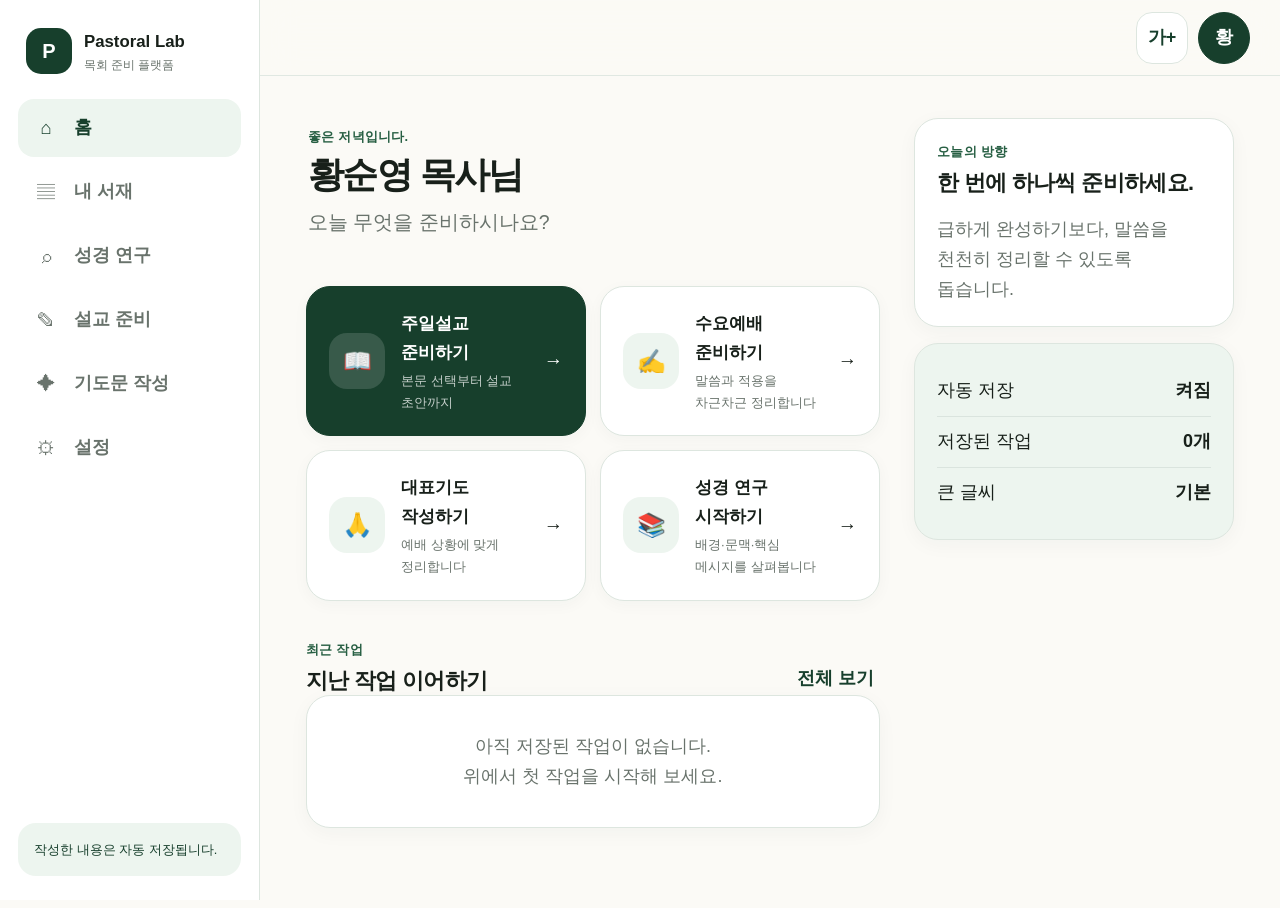
<file: index.html>
<!doctype html>
<html lang="ko">
<head>
  <meta charset="utf-8">
  <meta name="viewport" content="width=device-width,initial-scale=1,viewport-fit=cover">
  <meta name="theme-color" content="#173f2c">
  <meta name="description" content="목회자의 시간을 말씀과 사람에게 돌려드리는 목회 준비 플랫폼">
  <title>Pastoral Lab</title>
  <link rel="stylesheet" href="styles.css">
</head>
<body>
  <div class="app">
    <aside class="sidebar" aria-label="주요 메뉴">
      <button class="brand" data-screen="home" aria-label="Pastoral Lab 홈">
        <span class="brand-mark">P</span>
        <span class="brand-copy">
          <strong>Pastoral Lab</strong>
          <small>목회 준비 플랫폼</small>
        </span>
      </button>

      <nav class="side-nav">
        <button class="side-item active" data-screen="home"><span>⌂</span><b>홈</b></button>
        <button class="side-item" data-screen="library"><span>▤</span><b>내 서재</b></button>
        <button class="side-item" data-screen="research"><span>⌕</span><b>성경 연구</b></button>
        <button class="side-item" data-new-type="주일설교"><span>✎</span><b>설교 준비</b></button>
        <button class="side-item" data-new-type="대표기도"><span>✦</span><b>기도문 작성</b></button>
        <button class="side-item" data-screen="settings"><span>⚙</span><b>설정</b></button>
      </nav>

      <div class="sidebar-note">
        <p>작성한 내용은 자동 저장됩니다.</p>
      </div>
    </aside>

    <div class="main-shell">
      <header class="topbar">
        <button class="mobile-brand" data-screen="home">
          <span class="brand-mark">P</span>
          <strong>Pastoral Lab</strong>
        </button>
        <div class="top-actions">
          <button class="text-button" id="fontButton">가+</button>
          <button class="profile-button" data-screen="settings" id="profileButton">황</button>
        </div>
      </header>

      <main>
        <section class="screen active" id="home">
          <div class="home-layout">
            <div class="home-main">
              <div class="greeting">
                <p class="eyebrow" id="timeGreeting">좋은 아침입니다.</p>
                <h1><span id="pastorName">황순영</span> 목사님</h1>
                <p class="lead">오늘 무엇을 준비하시나요?</p>
              </div>

              <div class="action-grid">
                <button class="action-card featured" data-new-type="주일설교">
                  <span class="action-icon">📖</span>
                  <span class="action-copy">
                    <strong>주일설교 준비하기</strong>
                    <small>본문 선택부터 설교 초안까지</small>
                  </span>
                  <span class="arrow">→</span>
                </button>

                <button class="action-card" data-new-type="수요예배">
                  <span class="action-icon">✍️</span>
                  <span class="action-copy">
                    <strong>수요예배 준비하기</strong>
                    <small>말씀과 적용을 차근차근 정리합니다</small>
                  </span>
                  <span class="arrow">→</span>
                </button>

                <button class="action-card" data-new-type="대표기도">
                  <span class="action-icon">🙏</span>
                  <span class="action-copy">
                    <strong>대표기도 작성하기</strong>
                    <small>예배 상황에 맞게 정리합니다</small>
                  </span>
                  <span class="arrow">→</span>
                </button>

                <button class="action-card" data-screen="research">
                  <span class="action-icon">📚</span>
                  <span class="action-copy">
                    <strong>성경 연구 시작하기</strong>
                    <small>배경·문맥·핵심 메시지를 살펴봅니다</small>
                  </span>
                  <span class="arrow">→</span>
                </button>
              </div>

              <section class="section">
                <div class="section-head">
                  <div>
                    <p class="eyebrow">최근 작업</p>
                    <h2>지난 작업 이어하기</h2>
                  </div>
                  <button class="link-button" data-screen="library">전체 보기</button>
                </div>
                <div id="resumeCard"></div>
              </section>
            </div>

            <aside class="home-side">
              <section class="info-card">
                <p class="eyebrow">오늘의 방향</p>
                <h2>한 번에 하나씩 준비하세요.</h2>
                <p>급하게 완성하기보다, 말씀을 천천히 정리할 수 있도록 돕습니다.</p>
              </section>

              <section class="info-card muted-card">
                <div class="info-row">
                  <span>자동 저장</span>
                  <strong>켜짐</strong>
                </div>
                <div class="info-row">
                  <span>저장된 작업</span>
                  <strong id="workCount">0개</strong>
                </div>
                <div class="info-row">
                  <span>큰 글씨</span>
                  <strong id="fontState">기본</strong>
                </div>
              </section>
            </aside>
          </div>
        </section>

        <section class="screen" id="library">
          <div class="page-head">
            <div>
              <p class="eyebrow">나의 기록</p>
              <h1>내 서재</h1>
              <p>설교와 기도문, 성경 연구 기록을 한곳에서 찾습니다.</p>
            </div>
            <button class="primary-button compact" data-new-type="주일설교">새 작업 시작</button>
          </div>

          <div class="filter-row">
            <button class="filter active" data-filter="전체">전체</button>
            <button class="filter" data-filter="설교">설교</button>
            <button class="filter" data-filter="기도">기도</button>
            <button class="filter" data-filter="연구">연구</button>
          </div>
          <div id="libraryList" class="library-grid"></div>
        </section>

        <section class="screen" id="research">
          <div class="content-narrow">
            <div class="page-head simple">
              <div>
                <p class="eyebrow">성경 연구</p>
                <h1>어떤 본문을 살펴볼까요?</h1>
                <p>본문을 입력하면 연구 노트를 바로 시작할 수 있습니다.</p>
              </div>
            </div>

            <form class="form-card" id="researchForm">
              <label for="passageInput">성경 본문</label>
              <input id="passageInput" placeholder="예: 창세기 22장 1–19절" required>

              <label for="researchQuestion">궁금한 점 <span>(선택)</span></label>
              <textarea id="researchQuestion" placeholder="예: 하나님은 왜 아브라함을 시험하셨을까?"></textarea>

              <button class="primary-button" type="submit">성경 연구 시작하기</button>
            </form>
          </div>
        </section>

        <section class="screen" id="editor">
          <div class="editor-layout">
            <section class="editor-main">
              <div class="editor-head">
                <div>
                  <p class="eyebrow" id="editorType">주일설교</p>
                  <h1 id="editorTitle">새 작업</h1>
                </div>
                <span class="save-state" id="saveState">저장됨</span>
              </div>

              <div class="editor-form">
                <label for="workTitle">제목</label>
                <input id="workTitle" placeholder="설교 제목 또는 작업 이름">

                <label for="workPassage">본문 또는 예배 상황</label>
                <input id="workPassage" placeholder="예: 요한복음 15장 1–8절">

                <label for="workBody">내용</label>
                <textarea id="workBody" class="editor-textarea" placeholder="묵상한 내용과 설교의 흐름을 편하게 적으세요."></textarea>
              </div>
            </section>

            <aside class="editor-side">
              <section class="info-card sticky-card">
                <p class="eyebrow">작성 진행</p>
                <div class="progress-track"><span id="progressBar"></span></div>
                <p class="progress-text" id="progressText">작성 진행 0%</p>
                <button class="secondary-button" id="finishButton">오늘은 여기까지</button>
                <button class="ghost-button" data-screen="library">내 서재 보기</button>
              </section>
            </aside>
          </div>
        </section>

        <section class="screen" id="settings">
          <div class="content-narrow">
            <div class="page-head simple">
              <div>
                <p class="eyebrow">환경 설정</p>
                <h1>설정</h1>
                <p>사용하기 편한 상태로 맞춰두세요.</p>
              </div>
            </div>

            <div class="settings-grid">
              <section class="form-card">
                <h2>기본 정보</h2>
                <label for="nameInput">목사님 성함</label>
                <input id="nameInput" placeholder="성함">
                <button class="primary-button" id="saveNameButton">이름 저장하기</button>
              </section>

              <section class="form-card">
                <h2>자료 관리</h2>
                <p class="muted">이 기기에 저장된 작업을 백업하거나 초기화합니다.</p>
                <button class="secondary-button" id="backupButton">자료 백업하기</button>
                <button class="danger-button" id="resetButton">모든 자료 지우기</button>
              </section>
            </div>
          </div>
        </section>
      </main>
    </div>

    <nav class="bottom-nav" aria-label="모바일 주요 메뉴">
      <button class="bottom-item active" data-screen="home"><span>⌂</span>홈</button>
      <button class="bottom-item" data-screen="library"><span>▤</span>내 서재</button>
      <button class="bottom-item" data-screen="research"><span>⌕</span>성경 연구</button>
      <button class="bottom-item" data-screen="settings"><span>⚙</span>설정</button>
    </nav>
  </div>

  <div class="toast" id="toast" role="status" aria-live="polite"></div>
  <script src="app.js"></script>
</body>
</html>
</file>
<file: styles.css>
:root{
  --green:#173f2c;
  --green2:#275f43;
  --mint:#edf5ef;
  --warm:#fbfaf6;
  --white:#fff;
  --ink:#18201a;
  --muted:#69736c;
  --line:#dde6df;
  --danger:#963b3b;
  --shadow:0 14px 36px rgba(23,63,44,.08);
  --radius:24px;
  --base:18px;
}
*{box-sizing:border-box}
html{background:var(--warm)}
body{
  margin:0;background:var(--warm);color:var(--ink);
  font-family:-apple-system,BlinkMacSystemFont,"Apple SD Gothic Neo","Noto Sans KR","Malgun Gothic",sans-serif;
  font-size:var(--base);line-height:1.65;word-break:keep-all
}
button,input,textarea{font:inherit}
button{cursor:pointer}
button:focus-visible,input:focus-visible,textarea:focus-visible{
  outline:4px solid rgba(39,95,67,.18);outline-offset:2px
}
.app{min-height:100vh}
.sidebar{
  position:fixed;left:0;top:0;bottom:0;width:260px;padding:24px 18px;
  background:#fff;border-right:1px solid var(--line);display:flex;flex-direction:column;z-index:40
}
.brand,.mobile-brand{
  border:0;background:transparent;color:var(--ink);display:flex;align-items:center;gap:12px;text-align:left
}
.brand{padding:4px 8px 24px;width:100%}
.brand-mark{
  width:46px;height:46px;border-radius:15px;background:var(--green);color:#fff;
  display:grid;place-items:center;font-weight:900;font-size:1.25rem;flex:0 0 auto
}
.brand-copy strong{display:block;font-size:1.05rem}
.brand-copy small{display:block;color:var(--muted);font-size:.72rem}
.side-nav{display:grid;gap:6px}
.side-item{
  width:100%;min-height:58px;border:0;border-radius:16px;background:transparent;color:var(--muted);
  display:flex;align-items:center;gap:14px;padding:12px 14px;text-align:left
}
.side-item span{width:28px;text-align:center;font-size:1.15rem}
.side-item b{font-weight:850}
.side-item:hover,.side-item.active{background:var(--mint);color:var(--green)}
.sidebar-note{
  margin-top:auto;padding:16px;border-radius:18px;background:var(--mint);color:var(--green);font-size:.8rem
}
.sidebar-note p{margin:0}
.main-shell{margin-left:260px;min-height:100vh}
.topbar{
  position:sticky;top:0;z-index:30;min-height:76px;padding:10px 30px;
  background:rgba(251,250,246,.9);backdrop-filter:blur(18px);
  border-bottom:1px solid rgba(221,230,223,.9);display:flex;justify-content:flex-end;align-items:center
}
.mobile-brand{display:none}
.top-actions{display:flex;gap:10px}
.text-button,.profile-button{
  min-width:52px;min-height:52px;border:1px solid var(--line);background:#fff;border-radius:16px;color:var(--green);font-weight:900
}
.profile-button{border-radius:50%;background:var(--green);color:#fff;border-color:var(--green)}
main{max-width:1440px;margin:0 auto;padding:42px 46px 80px}
.screen{display:none}.screen.active{display:block}
.home-layout{display:grid;grid-template-columns:minmax(0,1fr) 320px;gap:34px;align-items:start}
.greeting{padding:8px 2px 28px}
.eyebrow{margin:0 0 6px;color:var(--green2);font-size:.8rem;font-weight:850;letter-spacing:.02em}
h1,h2,p{margin-top:0}
h1{font-size:2.25rem;line-height:1.2;letter-spacing:-.045em;margin-bottom:10px}
h2{font-size:1.35rem;line-height:1.35;letter-spacing:-.03em}
.lead{font-size:1.22rem;color:var(--muted)}
.action-grid{display:grid;grid-template-columns:repeat(2,minmax(0,1fr));gap:14px}
.action-card{
  min-height:132px;border:1px solid var(--line);border-radius:24px;background:#fff;padding:22px;
  display:grid;grid-template-columns:56px 1fr auto;gap:16px;align-items:center;text-align:left;color:var(--ink);
  transition:.18s;box-shadow:0 4px 16px rgba(23,63,44,.035)
}
.action-card:hover{transform:translateY(-2px);box-shadow:var(--shadow)}
.action-card.featured{background:var(--green);color:#fff;border-color:var(--green)}
.action-icon{width:56px;height:56px;border-radius:18px;background:var(--mint);display:grid;place-items:center;font-size:1.45rem}
.featured .action-icon{background:rgba(255,255,255,.14)}
.action-copy strong{display:block;font-size:1.08rem}
.action-copy small{display:block;margin-top:4px;color:var(--muted);font-size:.82rem}
.featured .action-copy small{color:rgba(255,255,255,.75)}
.arrow{font-size:1.2rem;font-weight:900}
.section{margin-top:38px}
.section-head,.page-head,.editor-head{
  display:flex;justify-content:space-between;align-items:flex-end;gap:20px
}
.section-head h2{margin-bottom:0}
.link-button{border:0;background:transparent;color:var(--green);font-weight:850}
.resume-card,.empty-card,.info-card,.form-card,.library-item{
  border:1px solid var(--line);border-radius:24px;background:#fff;padding:22px;
  box-shadow:0 5px 20px rgba(23,63,44,.04)
}
.resume-card{display:grid;grid-template-columns:1fr auto;gap:18px;align-items:center}
.resume-card h3{margin:5px 0 8px;font-size:1.25rem}
.resume-meta{color:var(--muted);font-size:.84rem;margin:0}
.resume-right{min-width:180px}
.resume-progress,.progress-track{height:11px;background:#e5ece7;border-radius:999px;overflow:hidden}
.resume-progress span,.progress-track span{display:block;height:100%;background:var(--green);border-radius:inherit}
.resume-button,.primary-button,.secondary-button,.danger-button,.ghost-button{
  width:100%;min-height:58px;border-radius:16px;padding:13px 18px;font-weight:900
}
.resume-button,.primary-button{border:0;background:var(--green);color:#fff}
.secondary-button{border:1px solid var(--line);background:var(--mint);color:var(--green)}
.ghost-button{border:1px solid var(--line);background:#fff;color:var(--green);margin-top:10px}
.danger-button{border:1px solid #ecd3d3;background:#fff4f4;color:var(--danger);margin-top:10px}
.compact{width:auto;min-width:150px}
.home-side{display:grid;gap:16px}
.info-card p:last-child{margin-bottom:0;color:var(--muted)}
.muted-card{background:var(--mint)}
.info-row{display:flex;justify-content:space-between;gap:20px;padding:10px 0;border-bottom:1px solid rgba(23,63,44,.09)}
.info-row:last-child{border-bottom:0}
.page-head{margin-bottom:26px}
.page-head p{color:var(--muted);margin-bottom:0}
.page-head.simple{align-items:flex-start}
.filter-row{display:flex;gap:8px;overflow-x:auto;margin-bottom:18px}
.filter{min-height:48px;padding:8px 16px;border:1px solid var(--line);background:#fff;color:var(--green);border-radius:999px;font-weight:850;white-space:nowrap}
.filter.active{background:var(--green);color:#fff;border-color:var(--green)}
.library-grid{display:grid;grid-template-columns:repeat(3,minmax(0,1fr));gap:14px}
.library-item h3{margin:7px 0 8px}
.library-item p{color:var(--muted);font-size:.84rem}
.item-kind{display:inline-block;background:var(--mint);color:var(--green);padding:5px 9px;border-radius:999px;font-size:.72rem;font-weight:900}
.item-button{width:100%;min-height:52px;border:1px solid var(--line);background:#fff;border-radius:14px;color:var(--green);font-weight:850}
.content-narrow{max-width:860px;margin:0 auto}
.form-card{display:grid;gap:8px}
.form-card h2{margin-bottom:4px}
.form-card label,.editor-form label{font-weight:850;margin-top:8px}
.form-card label span{color:var(--muted);font-weight:600}
input,textarea{
  width:100%;border:1px solid #cfdad2;background:#fff;border-radius:17px;padding:16px;color:var(--ink)
}
input{min-height:60px}
textarea{min-height:160px;resize:vertical}
.editor-layout{display:grid;grid-template-columns:minmax(0,1fr) 300px;gap:30px}
.editor-main{min-width:0}
.save-state{background:var(--mint);color:var(--green);padding:8px 12px;border-radius:999px;font-size:.76rem;font-weight:900}
.editor-form{display:grid;gap:8px}
.editor-textarea{min-height:520px}
.sticky-card{position:sticky;top:104px}
.progress-text{color:var(--muted);font-size:.82rem;margin:8px 0 18px}
.settings-grid{display:grid;grid-template-columns:1fr 1fr;gap:16px}
.muted{color:var(--muted)}
.bottom-nav{display:none}
.empty-card{text-align:center;color:var(--muted);padding:36px}
.toast{
  position:fixed;left:50%;bottom:30px;transform:translate(-50%,14px);z-index:100;
  opacity:0;pointer-events:none;background:#172019;color:#fff;padding:12px 18px;border-radius:999px;
  font-size:.82rem;font-weight:850;transition:.2s;white-space:nowrap
}
.toast.show{opacity:1;transform:translate(-50%,0)}
body.large-text{--base:20px}

@media(max-width:1180px){
  .home-layout{grid-template-columns:1fr}
  .home-side{grid-template-columns:1fr 1fr}
  .library-grid{grid-template-columns:repeat(2,minmax(0,1fr))}
}

@media(max-width:900px){
  .sidebar{display:none}
  .main-shell{margin-left:0}
  .topbar{justify-content:space-between;padding:10px 20px}
  .mobile-brand{display:flex}
  main{padding:32px 24px 110px}
  .bottom-nav{
    position:fixed;left:0;right:0;bottom:0;z-index:50;display:grid;grid-template-columns:repeat(4,1fr);
    background:rgba(255,255,255,.96);backdrop-filter:blur(18px);border-top:1px solid var(--line);
    padding:8px 10px calc(8px + env(safe-area-inset-bottom))
  }
  .bottom-item{min-height:68px;border:0;background:transparent;color:#78827b;border-radius:15px;font-size:.72rem;font-weight:850}
  .bottom-item span{display:block;font-size:1.3rem;line-height:1.1;margin-bottom:3px}
  .bottom-item.active{background:var(--mint);color:var(--green)}
  .editor-layout{grid-template-columns:1fr}
  .editor-side{order:-1}
  .sticky-card{position:static}
  .editor-side .info-card{display:grid;grid-template-columns:1fr auto;align-items:center;gap:14px}
  .editor-side .eyebrow,.editor-side .progress-text,.editor-side .ghost-button{display:none}
  .editor-side .secondary-button{width:auto;min-width:160px;margin:0}
}

@media(max-width:640px){
  h1{font-size:1.8rem}
  main{padding:24px 16px 108px}
  .topbar{padding:10px 14px}
  .mobile-brand strong{font-size:.95rem}
  .action-grid{grid-template-columns:1fr}
  .action-card{min-height:94px;padding:17px;grid-template-columns:50px 1fr auto}
  .action-icon{width:50px;height:50px}
  .home-side{grid-template-columns:1fr}
  .resume-card{grid-template-columns:1fr}
  .resume-right{min-width:0}
  .library-grid{grid-template-columns:1fr}
  .settings-grid{grid-template-columns:1fr}
  .page-head{align-items:flex-start;flex-direction:column}
  .compact{width:100%}
  .editor-side .info-card{grid-template-columns:1fr}
  .editor-side .secondary-button{width:100%}
  .editor-textarea{min-height:360px}
}
</file>
